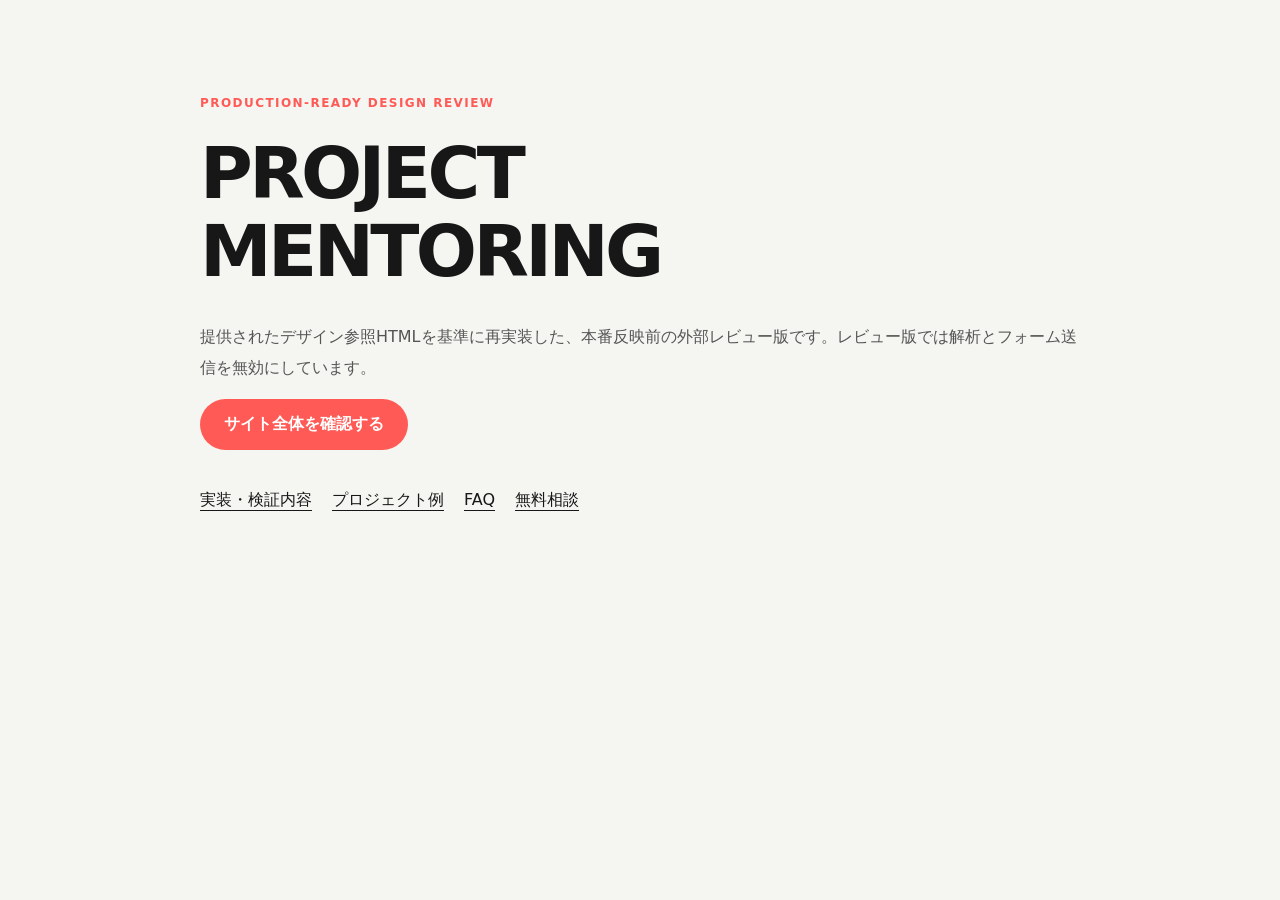
<file: index.html>
<!doctype html><html lang="ja"><head><meta charset="utf-8"><meta name="viewport" content="width=device-width,initial-scale=1"><meta name="robots" content="noindex,nofollow"><title>PROJECT MENTORING — Design Review</title><style>*{box-sizing:border-box}body{margin:0;background:#f5f5f2;color:#171717;font-family:system-ui,-apple-system,"Yu Gothic",sans-serif}main{width:min(calc(100% - 40px),880px);margin:auto;padding:80px 0}p{line-height:1.9;color:#555}h1{font-size:clamp(36px,7vw,72px);line-height:1.08;letter-spacing:-.05em;margin:20px 0 32px}.label{color:#ff5a55;font-size:12px;font-weight:700;letter-spacing:.12em}.button{display:inline-flex;padding:15px 24px;border-radius:999px;background:#ff5a55;color:#fff;text-decoration:none;font-weight:700}.links{display:flex;flex-wrap:wrap;gap:10px 20px;margin-top:40px}.links a{color:#171717;text-underline-offset:5px}</style></head><body><main><p class="label">PRODUCTION-READY DESIGN REVIEW</p><h1>PROJECT<br>MENTORING</h1><p>提供されたデザイン参照HTMLを基準に再実装した、本番反映前の外部レビュー版です。レビュー版では解析とフォーム送信を無効にしています。</p><a class="button" href="./site-preview/">サイト全体を確認する</a><div class="links"><a href="./REVIEW.md">実装・検証内容</a><a href="./site-preview/projects.html">プロジェクト例</a><a href="./site-preview/faq.html">FAQ</a><a href="./site-preview/consultation.html">無料相談</a></div></main></body></html>
</file>
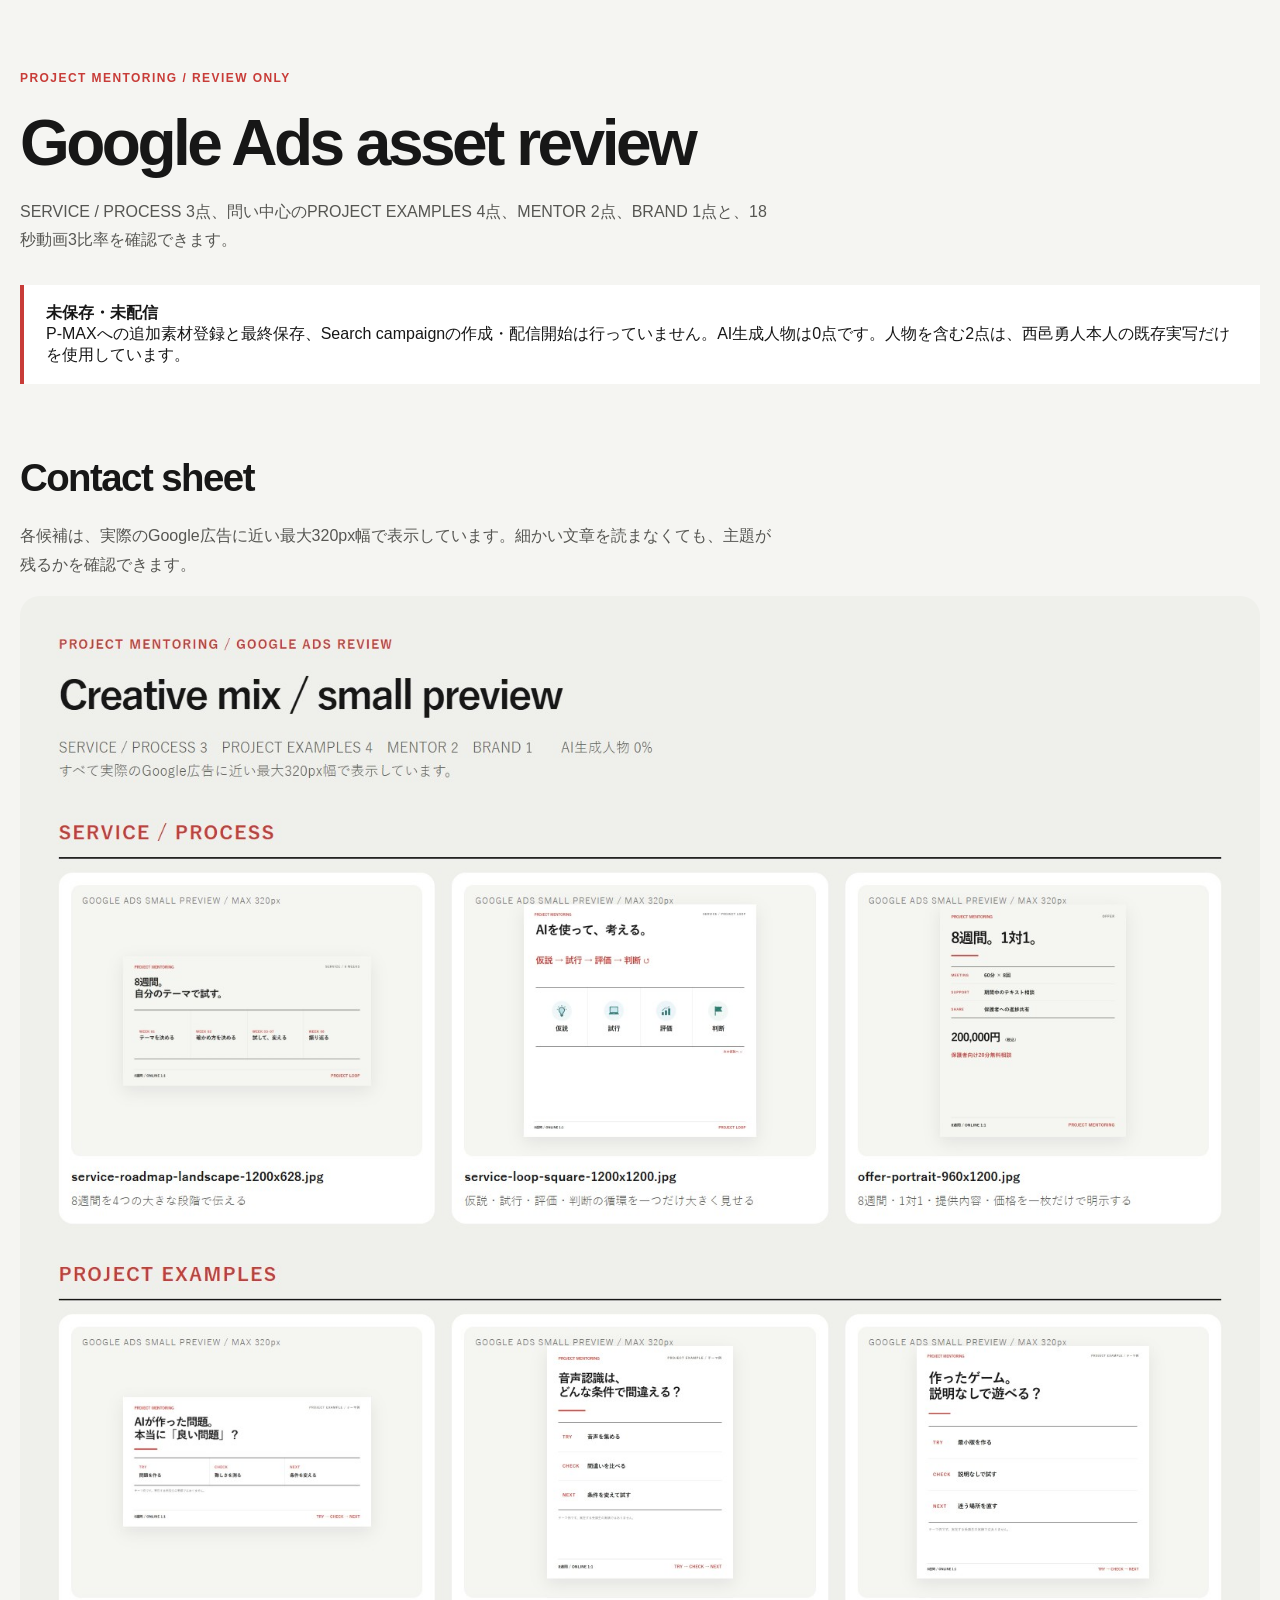
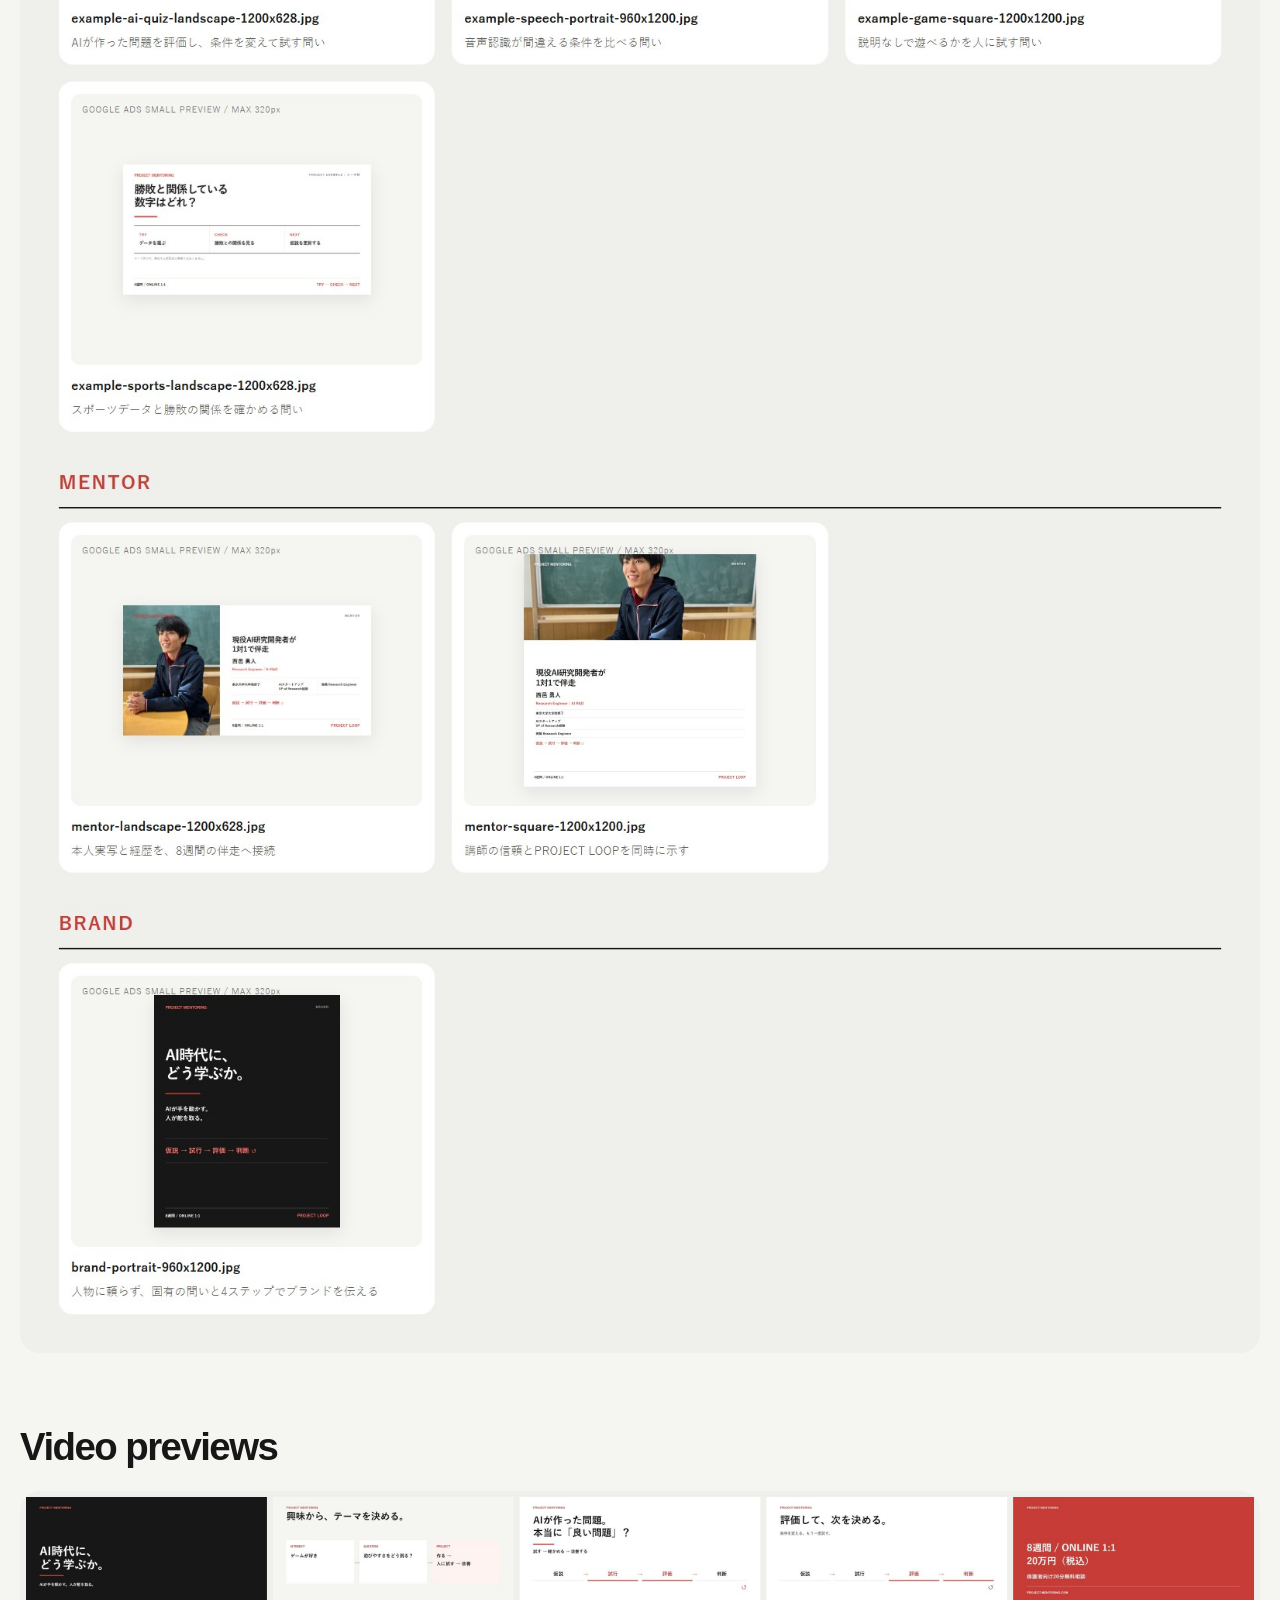
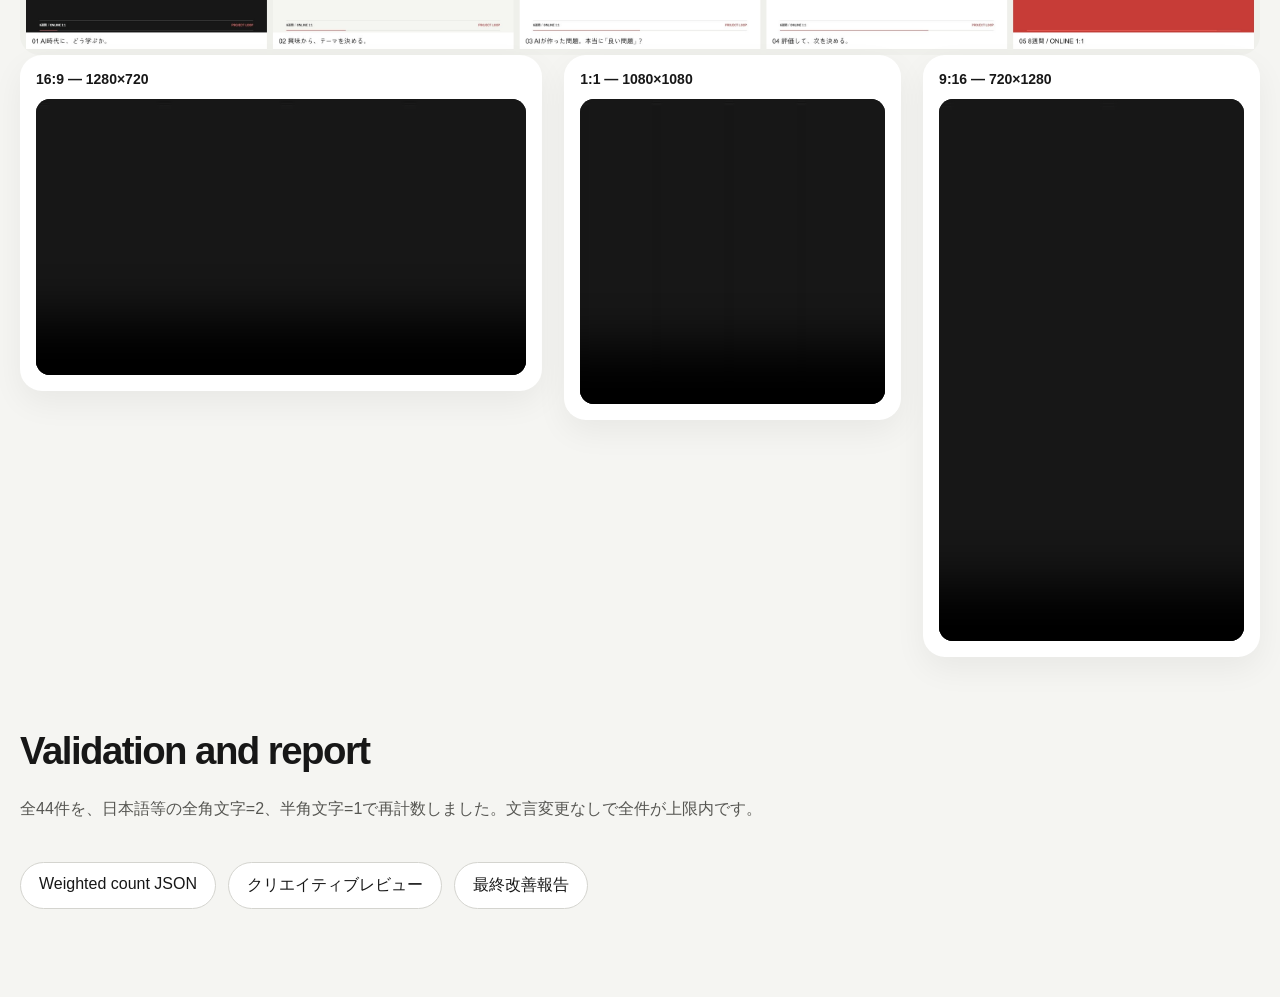
<file: ads-review-20260918/index.html>
<!doctype html>
<html lang="ja">
<head>
  <meta charset="utf-8">
  <meta name="viewport" content="width=device-width,initial-scale=1">
  <meta name="robots" content="noindex,nofollow">
  <title>Google Ads assets review｜PROJECT MENTORING</title>
  <style>
    :root{color:#171717;background:#f5f5f2;font-family:-apple-system,BlinkMacSystemFont,"Yu Gothic",Meiryo,sans-serif}
    *{box-sizing:border-box}body{margin:0}.wrap{width:min(calc(100% - 40px),1320px);margin:auto;padding:56px 0 88px}
    .eyebrow{color:#c83c38;font-size:12px;font-weight:750;letter-spacing:.12em}h1{margin:16px 0 18px;font-size:clamp(38px,5vw,68px);letter-spacing:-.055em}
    p{max-width:760px;color:#565652;line-height:1.8}.notice{margin:30px 0 54px;padding:18px 22px;border-left:4px solid #c83c38;background:#fff}
    h2{margin:72px 0 22px;font-size:clamp(28px,3vw,42px);letter-spacing:-.04em}.sheet{display:block;width:100%;border-radius:20px}
    .videos{display:grid;grid-template-columns:1.55fr 1fr 1fr;gap:22px;align-items:start}.card{padding:16px;background:#fff;border-radius:22px;box-shadow:0 12px 32px rgba(0,0,0,.055)}
    h3{margin:0 0 12px;font-size:14px}video{display:block;width:100%;max-height:72vh;border-radius:14px;background:#171717}
    .links{display:flex;flex-wrap:wrap;gap:12px;margin-top:38px}.links a{padding:12px 18px;border:1px solid #d4d4cf;border-radius:999px;color:inherit;text-decoration:none;background:#fff}
    @media(max-width:820px){.videos{grid-template-columns:1fr}.wrap{width:min(calc(100% - 28px),1320px);padding-top:34px}}
  </style>
</head>
<body><main class="wrap">
  <p class="eyebrow">PROJECT MENTORING / REVIEW ONLY</p>
  <h1>Google Ads asset review</h1>
  <p>SERVICE / PROCESS 3点、問い中心のPROJECT EXAMPLES 4点、MENTOR 2点、BRAND 1点と、18秒動画3比率を確認できます。</p>
  <div class="notice"><strong>未保存・未配信</strong><br>P-MAXへの追加素材登録と最終保存、Search campaignの作成・配信開始は行っていません。AI生成人物は0点です。人物を含む2点は、西邑勇人本人の既存実写だけを使用しています。</div>

  <h2>Contact sheet</h2>
  <p>各候補は、実際のGoogle広告に近い最大320px幅で表示しています。細かい文章を読まなくても、主題が残るかを確認できます。</p>
  <img class="sheet" src="pmax-contact-sheet-v3.jpg" alt="SERVICE、PROJECT EXAMPLES、MENTOR、BRANDに分類したP-MAX画像候補のcontact sheet">

  <h2>Video previews</h2>
  <img class="sheet" src="pmax-video-storyboard-v3.jpg" alt="人物写真を使わず8週間の体験を示す18秒動画の5場面 storyboard">
  <div class="videos">
    <article class="card"><h3>16:9 — 1280×720</h3><video controls muted playsinline preload="metadata" src="pmax-preview-16x9.webm"></video></article>
    <article class="card"><h3>1:1 — 1080×1080</h3><video controls muted playsinline preload="metadata" src="pmax-preview-1x1.webm"></video></article>
    <article class="card"><h3>9:16 — 720×1280</h3><video controls muted playsinline preload="metadata" src="pmax-preview-9x16.webm"></video></article>
  </div>

  <h2>Validation and report</h2>
  <p>全44件を、日本語等の全角文字=2、半角文字=1で再計数しました。文言変更なしで全件が上限内です。</p>
  <div class="links"><a href="google-ads-character-check.json">Weighted count JSON</a><a href="CREATIVE_REVIEW.md">クリエイティブレビュー</a><a href="REPORT.md">最終改善報告</a></div>
</main></body></html>
</file>
